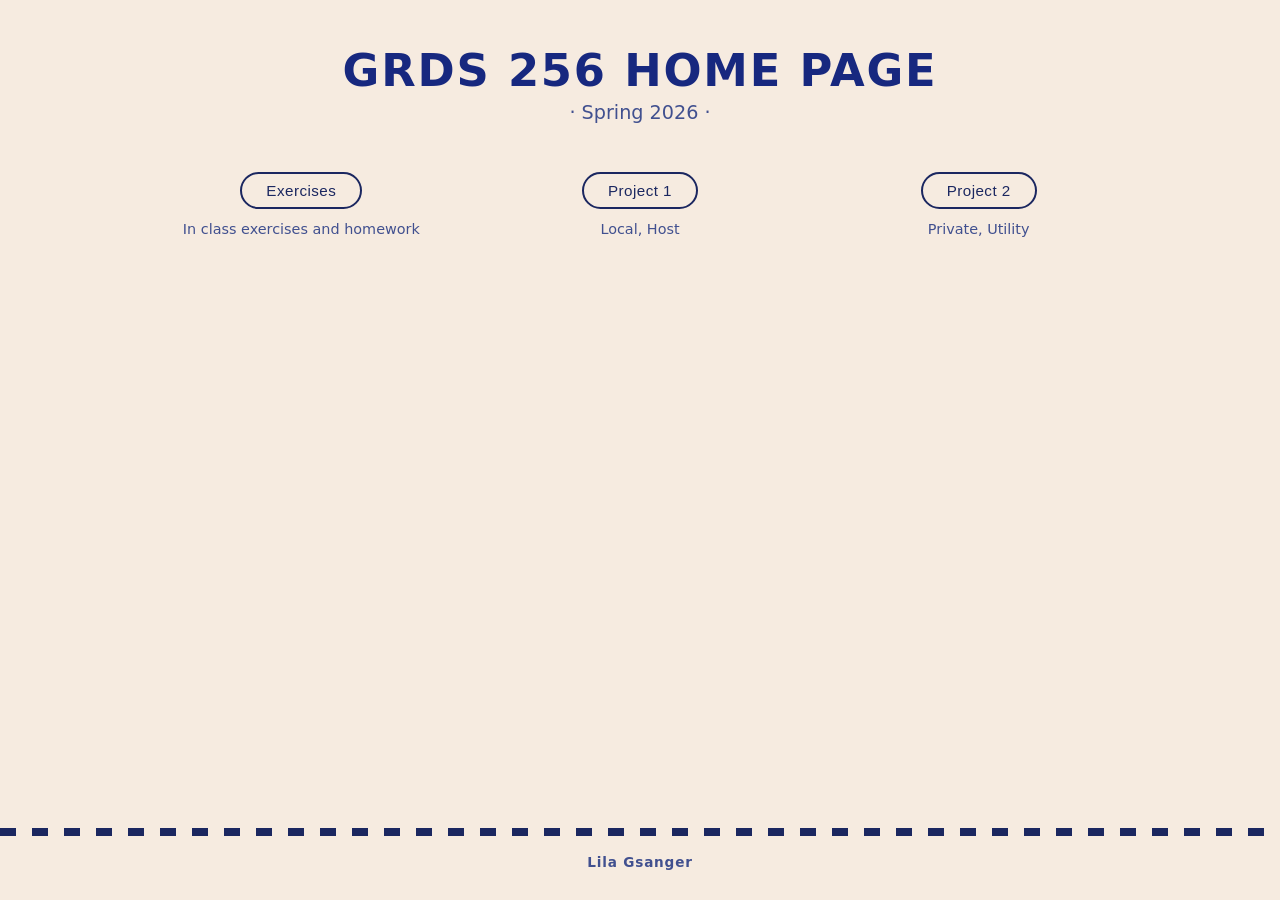
<file: index.html>
<!DOCTYPE html>
<html lang="en">
  <head>
    <meta charset="UTF-8" />
    <meta name="viewport" content="width=device-width, initial-scale=1" />
    <title>GRDS 256 · Class Home</title>
    <link rel="stylesheet" href="styles.css" />
  </head>
  <body>
    <main class="page-content">
      <section class="hero">
        <h1 class="page-title" id="header">GRDS 256 HOME PAGE</h1>
        <p class="hero-subtitle">· Spring 2026 ·</p>

        <section class="cta-grid" aria-label="Course sections">
          <article class="cta-card">
            <button
              class="pill-button"
              onclick="window.location.href='exercises.html';"
            >
              Exercises
            </button>
            <p class="cta-text">
              In class exercises and homework
            </p>
          </article>

          <article class="cta-card">
            <button
              class="pill-button"
              onclick="window.location.href='https://lgsanger.github.io/p1/';"
            >
              Project 1
            </button>
            <p class="cta-text">
              Local, Host
            </p>
          </article>

          <article class="cta-card">
            <button
              class="pill-button"
              onclick="window.location.href='https://utk.instructure.com/';"
            >
              Project 2
            </button>
            <p class="cta-text">
              Private, Utility
            </p>
          </article>
        </section>
      </section>
    </main>

    <footer class="site-footer">
      <div class="footer-border" aria-hidden="true"></div>
      <div class="footer-inner">
        <div class="footer-brand">
          <span class="footer-course">Lila Gsanger</span>
        </div>
      </div>
    </footer>
  </body>
</html>
</file>
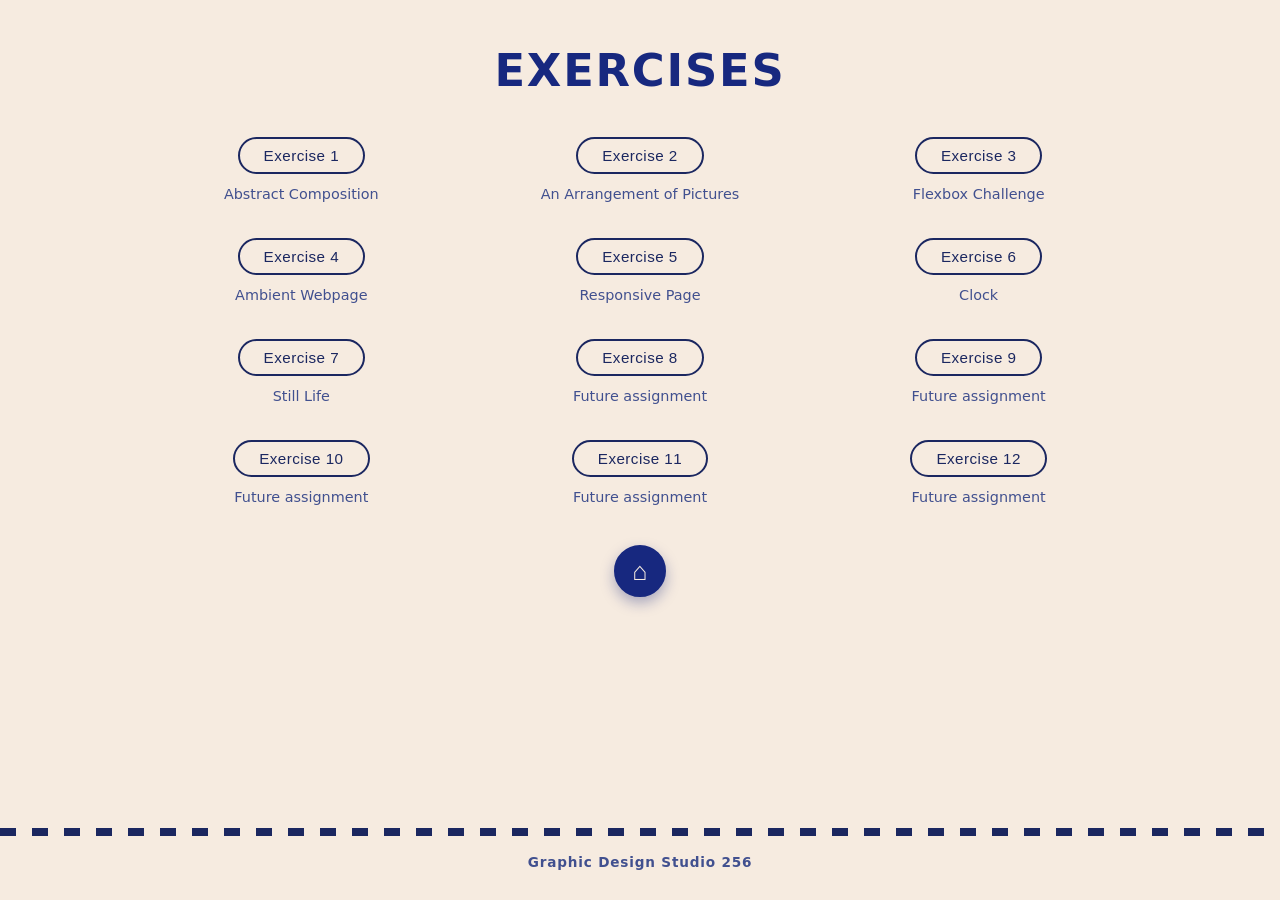
<file: exercises.html>
<!DOCTYPE html>
<html lang="en">
  <head>
    <meta charset="UTF-8" />
    <meta name="viewport" content="width=device-width, initial-scale=1" />
    <title>GRDS 256 · Exercises</title>
    <link rel="stylesheet" href="styles.css" />
  </head>
  <body>
    <main class="page-content">
      <section class="hero">
        <h1 class="page-title">EXERCISES</h1>

        <section class="cta-grid" aria-label="Exercise navigation">
          <article class="cta-card">
            <button
              class="pill-button"
              onclick="window.location.href='https://lgsanger.github.io/New-Abstract-Composition/';"
            >
              Exercise 1
            </button>
            <p class="cta-text">
              Abstract Composition
            </p>
          </article>

          <article class="cta-card">
            <button
              class="pill-button"
              onclick="window.location.href='https://lgsanger.github.io/arrangement-of-pictures/';"
            >
              Exercise 2
            </button>
            <p class="cta-text">
              An Arrangement of Pictures
            </p>
          </article>

          <article class="cta-card">
            <button
              class="pill-button"
              onclick="window.location.href='https://lgsanger.github.io/flexbox/';"
            >
              Exercise 3
            </button>
            <p class="cta-text">
              Flexbox Challenge
            </p>
          </article>

          <article class="cta-card">
            <button
              class="pill-button"
              onclick="window.location.href='https://lgsanger.github.io/CSS-Animation/';"
            >
              Exercise 4
            </button>
            <p class="cta-text">
              Ambient Webpage</p>
          </article>

          <article class="cta-card">
            <button
              class="pill-button"
              onclick="window.location.href='https://lgsanger.github.io/responsive/';"
            >
              Exercise 5
            </button>
            <p class="cta-text">
              Responsive Page</p>
          </article>

          <article class="cta-card">
            <button
              class="pill-button"
              onclick="window.location.href='https://lgsanger.github.io/apple-clock/';"
            >
              Exercise 6
            </button>
            <p class="cta-text">
              Clock
            </p>
          </article>

          <article class="cta-card">
            <button
              class="pill-button"
              onclick="window.location.href='https://lgsanger.github.io/still-life/';"
            >
              Exercise 7
            </button>
            <p class="cta-text">
              Still Life
            </p>
          </article>

          <article class="cta-card">
            <button class="pill-button">
              Exercise 8
            </button>
            <p class="cta-text">
              Future assignment
            </p>
          </article>

          <article class="cta-card">
            <button class="pill-button">
              Exercise 9
            </button>
            <p class="cta-text">
              Future assignment
            </p>
          </article>

          <article class="cta-card">
            <button class="pill-button">
              Exercise 10
            </button>
            <p class="cta-text">
              Future assignment
            </p>
          </article>

          <article class="cta-card">
            <button class="pill-button">
              Exercise 11
            </button>
            <p class="cta-text">
              Future assignment
            </p>
          </article>

          <article class="cta-card">
            <button class="pill-button">
              Exercise 12
            </button>
            <p class="cta-text">
              Future assignment
            </p>
          </article>
        </section>

        <div style="margin-top: 40px;">
          <button
            class="home-button"
            onclick="window.location.href='index.html';"
            aria-label="Back to home"
          >
            &#8962;
          </button>
        </div>
      </section>
    </main>

    <footer class="site-footer">
      <div class="footer-border" aria-hidden="true"></div>
      <div class="footer-inner">
        <div class="footer-brand">
          <span class="footer-course">Graphic Design Studio 256</span>
        </div>
      </div>
    </footer>
  </body>
</html>
</file>
<file: styles.css>
/* Overall page look: warm cream background with deep blue accents */
*,
*::before,
*::after {
  box-sizing: border-box;
}

body {
  margin: 0;
  min-height: 100vh;
  font-family: system-ui, -apple-system, BlinkMacSystemFont, "Segoe UI", sans-serif;
  background-color: #f6ebe0; /* soft cream */
  color: #17287f; /* inky blue */
  display: flex;
  flex-direction: column;
}

a {
  color: inherit;
  text-decoration: none;
}

a:hover,
button:hover {
  cursor: pointer;
}

/* Main hero section */
.page-content {
  flex: 1;
  display: flex;
  justify-content: center;
  padding: 12px 72px 56px;
}

.hero {
  max-width: 980px;
  width: 100%;
  text-align: center;
}

.page-title {
  margin: 32px 0 4px;
  font-size: 2.8rem;
  letter-spacing: 0.04em;
}

.hero-subtitle {
  margin: 0 0 48px;
  font-size: 1.2rem;
  color: #41508f;
}

/* CTA cards that echo the three buttons/illustrations */
.cta-grid {
  display: grid;
  grid-template-columns: repeat(3, minmax(0, 1fr));
  gap: 36px;
  align-items: flex-start;
  margin-top: 40px;
}

.cta-card {
  display: flex;
  flex-direction: column;
  align-items: center;
  gap: 12px;
  font-size: 0.9rem;
  color: #41508f;
}

.pill-button {
  border-radius: 999px;
  border: 2px solid #1b2760;
  padding: 8px 24px;
  background-color: transparent;
  font-size: 0.95rem;
  letter-spacing: 0.03em;
  text-transform: none;
  color: #1b2760;
  transition: background-color 0.15s ease, transform 0.1s ease,
    box-shadow 0.1s ease;
}

.pill-button:hover {
  background-color: rgba(27, 39, 96, 0.05);
  transform: translateY(-1px);
  box-shadow: 0 4px 10px rgba(19, 32, 88, 0.18);
}

.home-button {
  width: 52px;
  height: 52px;
  border-radius: 50%;
  border: 2px solid #17287f;
  background-color: #17287f;
  color: #f6ebe0;
  display: inline-flex;
  align-items: center;
  justify-content: center;
  font-size: 1.6rem;
  box-shadow: 0 6px 14px rgba(23, 40, 127, 0.35);
  transition: transform 0.1s ease, box-shadow 0.1s ease,
    background-color 0.15s ease;
}

.home-button:hover {
  background-color: #1e3090;
  transform: translateY(-1px);
  box-shadow: 0 8px 18px rgba(23, 40, 127, 0.45);
}

.cta-text {
  margin: 0;
  max-width: 260px;
}

/* Footer with decorative stripe */
.site-footer {
  margin-top: 56px;
  padding-top: 12px;
}

.footer-border {
  height: 8px;
  background-image: linear-gradient(
      to right,
      #1b2760 0,
      #1b2760 25%,
      transparent 25%,
      transparent 50%,
      #1b2760 50%,
      #1b2760 75%,
      transparent 75%,
      transparent 100%
    );
  background-size: 64px 8px;
}

.footer-inner {
  text-align: center;
  padding: 18px 32px 24px;
  font-size: 0.85rem;
  color: #41508f;
}

.footer-tagline {
  margin: 0 0 10px;
}

.footer-brand {
  display: inline-flex;
  align-items: center;
  gap: 8px;
  margin-bottom: 6px;
}

.footer-logo {
  width: 26px;
  height: 26px;
  border-radius: 999px;
  border: 2px solid #1b2760;
  display: inline-flex;
  align-items: center;
  justify-content: center;
  font-size: 0.9rem;
  font-weight: 700;
  color: #1b2760;
}

.footer-course {
  font-weight: 600;
  letter-spacing: 0.06em;
}

.footer-note {
  margin: 0;
}

/* Responsive adjustments */
@media (max-width: 900px) {
  .page-content {
    padding: 12px 24px 40px;
  }

  .cta-grid {
    grid-template-columns: 1fr;
  }
}
</file>
